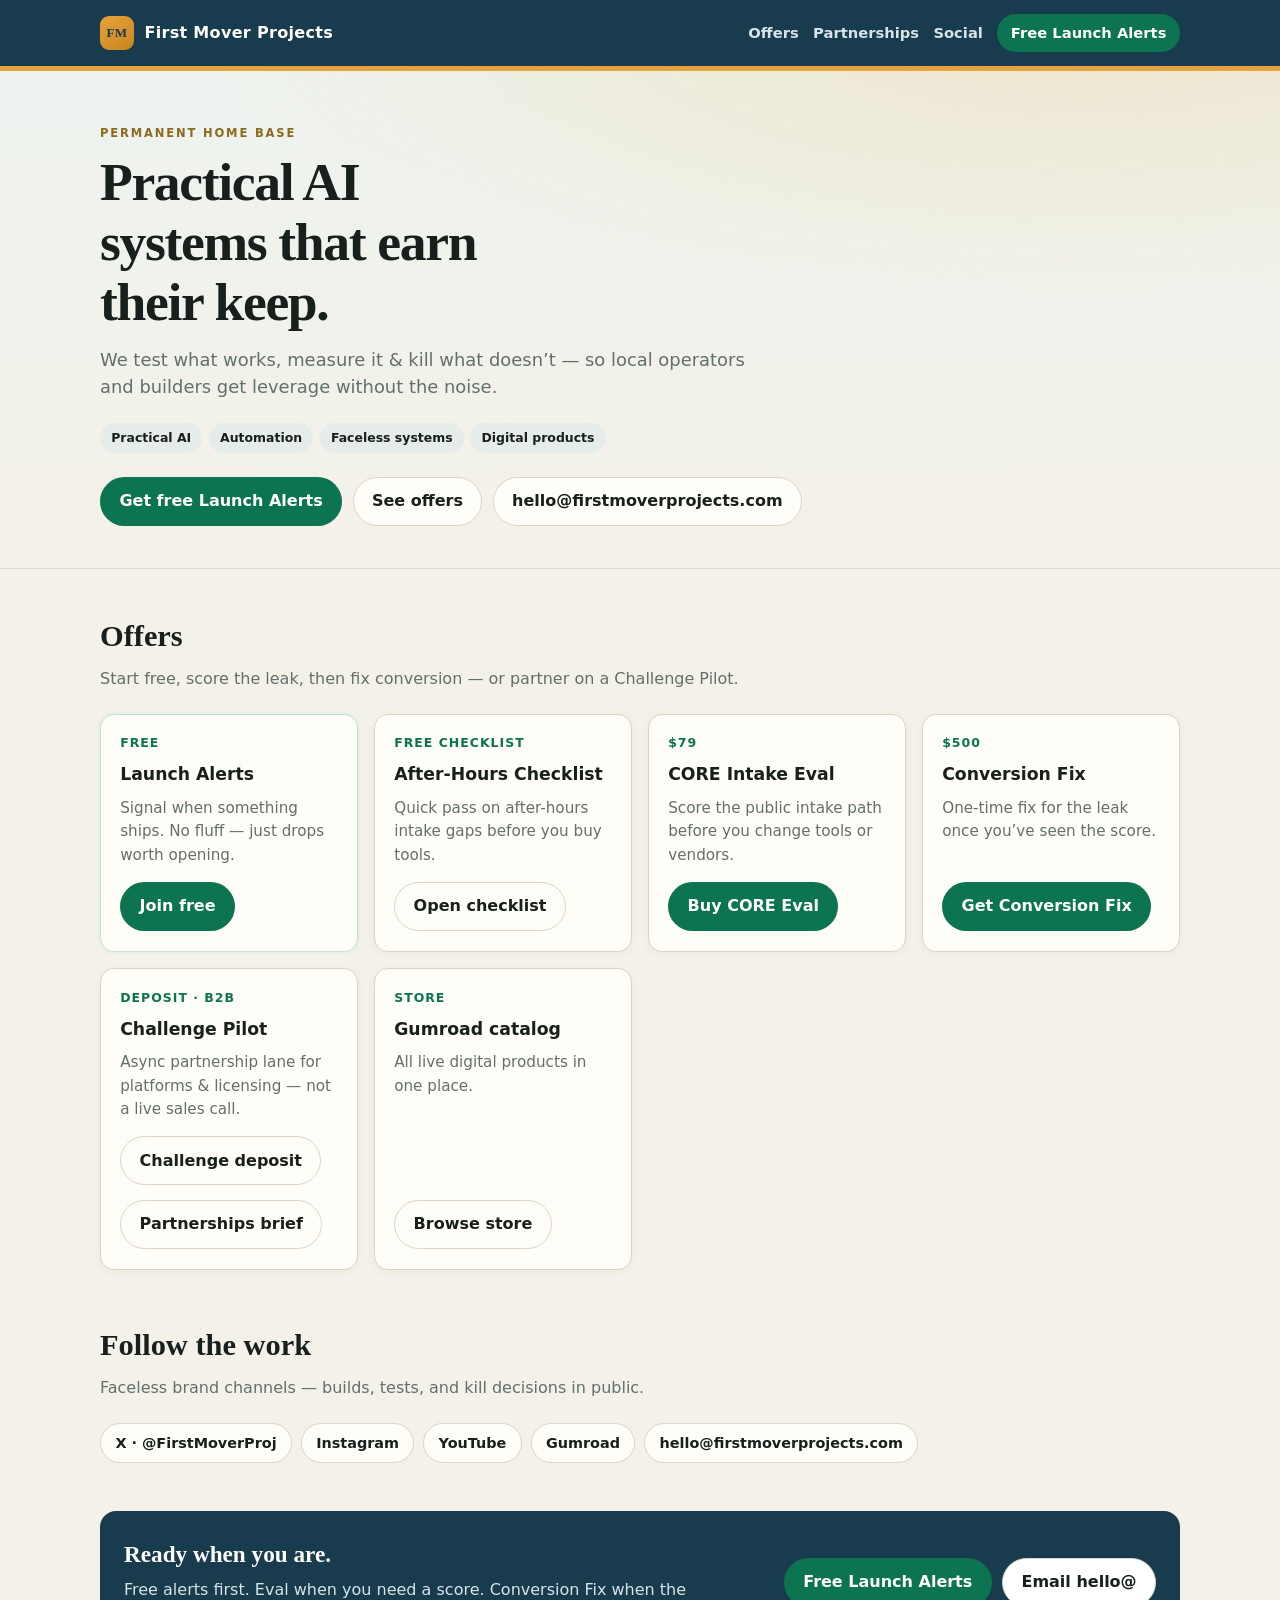
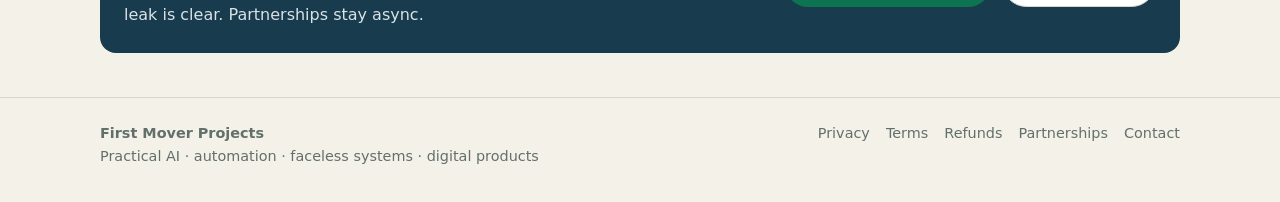
<file: index.html>
<!doctype html>
<html lang="en">
<head>
  <meta charset="utf-8">
  <meta name="viewport" content="width=device-width,initial-scale=1">
  <title>First Mover Projects — Practical AI, automation &amp; faceless systems</title>
  <meta name="description" content="Practical AI • automation • faceless systems • digital products. We test what works, measure it &amp; kill what doesn’t.">
  <meta name="theme-color" content="#183b4e">
  <link rel="canonical" href="https://firstmoverprojects.com/">
  <meta property="og:title" content="First Mover Projects">
  <meta property="og:description" content="Practical AI • automation • faceless systems • digital products. We test what works, measure it &amp; kill what doesn’t.">
  <meta property="og:type" content="website">
  <meta property="og:url" content="https://firstmoverprojects.com/">
  <meta name="twitter:card" content="summary">
  <link rel="stylesheet" href="styles.css">
</head>
<body>
  <header class="site-header">
    <div class="wrap bar">
      <a class="brand" href="/">
        <span class="brand-mark" aria-hidden="true">FM</span>
        <span>First Mover Projects</span>
      </a>
      <nav class="nav" aria-label="Primary">
        <a href="#offers">Offers</a>
        <a href="partnerships.html">Partnerships</a>
        <a href="#social">Social</a>
        <a class="cta" href="https://firstmoverprojects.gumroad.com/l/cevyxe">Free Launch Alerts</a>
      </nav>
    </div>
  </header>

  <main>
    <section class="hero">
      <div class="wrap">
        <p class="eyebrow">Permanent home base</p>
        <h1>Practical AI systems that earn their keep.</h1>
        <p class="lede">We test what works, measure it &amp; kill what doesn’t — so local operators and builders get leverage without the noise.</p>
        <div class="bio-line" aria-label="Focus areas">
          <span class="chip">Practical AI</span>
          <span class="chip">Automation</span>
          <span class="chip">Faceless systems</span>
          <span class="chip">Digital products</span>
        </div>
        <div class="actions">
          <a class="btn btn-primary" href="https://firstmoverprojects.gumroad.com/l/cevyxe">Get free Launch Alerts</a>
          <a class="btn btn-secondary" href="#offers">See offers</a>
          <a class="btn btn-secondary" href="mailto:hello@firstmoverprojects.com">hello@firstmoverprojects.com</a>
        </div>
      </div>
    </section>

    <section class="section" id="offers">
      <div class="wrap">
        <h2>Offers</h2>
        <p class="sub">Start free, score the leak, then fix conversion — or partner on a Challenge Pilot.</p>
        <div class="offer-grid">
          <article class="card featured">
            <div class="price">Free</div>
            <h3>Launch Alerts</h3>
            <p>Signal when something ships. No fluff — just drops worth opening.</p>
            <a class="btn btn-primary card-cta" href="https://firstmoverprojects.gumroad.com/l/cevyxe">Join free</a>
          </article>
          <article class="card">
            <div class="price">Free checklist</div>
            <h3>After-Hours Checklist</h3>
            <p>Quick pass on after-hours intake gaps before you buy tools.</p>
            <a class="btn btn-secondary card-cta" href="https://firstmoverprojects.github.io/hvac-intake-eval-workbench/after-hours-intake-checklist.html">Open checklist</a>
          </article>
          <article class="card">
            <div class="price">$79</div>
            <h3>CORE Intake Eval</h3>
            <p>Score the public intake path before you change tools or vendors.</p>
            <a class="btn btn-primary card-cta" href="https://firstmoverprojects.gumroad.com/l/ojfjyd">Buy CORE Eval</a>
          </article>
          <article class="card">
            <div class="price">$500</div>
            <h3>Conversion Fix</h3>
            <p>One-time fix for the leak once you’ve seen the score.</p>
            <a class="btn btn-primary card-cta" href="https://firstmoverprojects.gumroad.com/l/gqxatj">Get Conversion Fix</a>
          </article>
          <article class="card">
            <div class="price">Deposit · B2B</div>
            <h3>Challenge Pilot</h3>
            <p>Async partnership lane for platforms &amp; licensing — not a live sales call.</p>
            <a class="btn btn-secondary card-cta" href="https://firstmoverprojects.gumroad.com/l/lapzh">Challenge deposit</a>
            <a class="btn btn-secondary card-cta" href="partnerships.html">Partnerships brief</a>
          </article>
          <article class="card">
            <div class="price">Store</div>
            <h3>Gumroad catalog</h3>
            <p>All live digital products in one place.</p>
            <a class="btn btn-secondary card-cta" href="https://firstmoverprojects.gumroad.com">Browse store</a>
          </article>
        </div>
      </div>
    </section>

    <section class="section" id="social" style="padding-top:0.5rem">
      <div class="wrap">
        <h2>Follow the work</h2>
        <p class="sub">Faceless brand channels — builds, tests, and kill decisions in public.</p>
        <div class="social-row">
          <a href="https://x.com/FirstMoverProj" rel="noopener">X · @FirstMoverProj</a>
          <a href="https://www.instagram.com/firstmoverprojects/" rel="noopener">Instagram</a>
          <a href="https://www.youtube.com/@FirstMoverProjects" rel="noopener">YouTube</a>
          <a href="https://firstmoverprojects.gumroad.com" rel="noopener">Gumroad</a>
          <a href="mailto:hello@firstmoverprojects.com">hello@firstmoverprojects.com</a>
        </div>
      </div>
    </section>

    <section class="section" style="padding-top:0.25rem">
      <div class="wrap">
        <div class="cta-band">
          <div>
            <h2>Ready when you are.</h2>
            <p>Free alerts first. Eval when you need a score. Conversion Fix when the leak is clear. Partnerships stay async.</p>
          </div>
          <div class="actions">
            <a class="btn btn-primary" href="https://firstmoverprojects.gumroad.com/l/cevyxe">Free Launch Alerts</a>
            <a class="btn btn-secondary" href="mailto:hello@firstmoverprojects.com" style="background:#fff">Email hello@</a>
          </div>
        </div>
      </div>
    </section>
  </main>

  <footer class="site-footer">
    <div class="wrap cols">
      <div>
        <strong>First Mover Projects</strong><br>
        Practical AI · automation · faceless systems · digital products
      </div>
      <nav aria-label="Legal">
        <a href="privacy.html">Privacy</a>
        <a href="terms.html">Terms</a>
        <a href="refund-policy.html">Refunds</a>
        <a href="partnerships.html">Partnerships</a>
        <a href="mailto:hello@firstmoverprojects.com">Contact</a>
      </nav>
    </div>
  </footer>
</body>
</html>
</file>
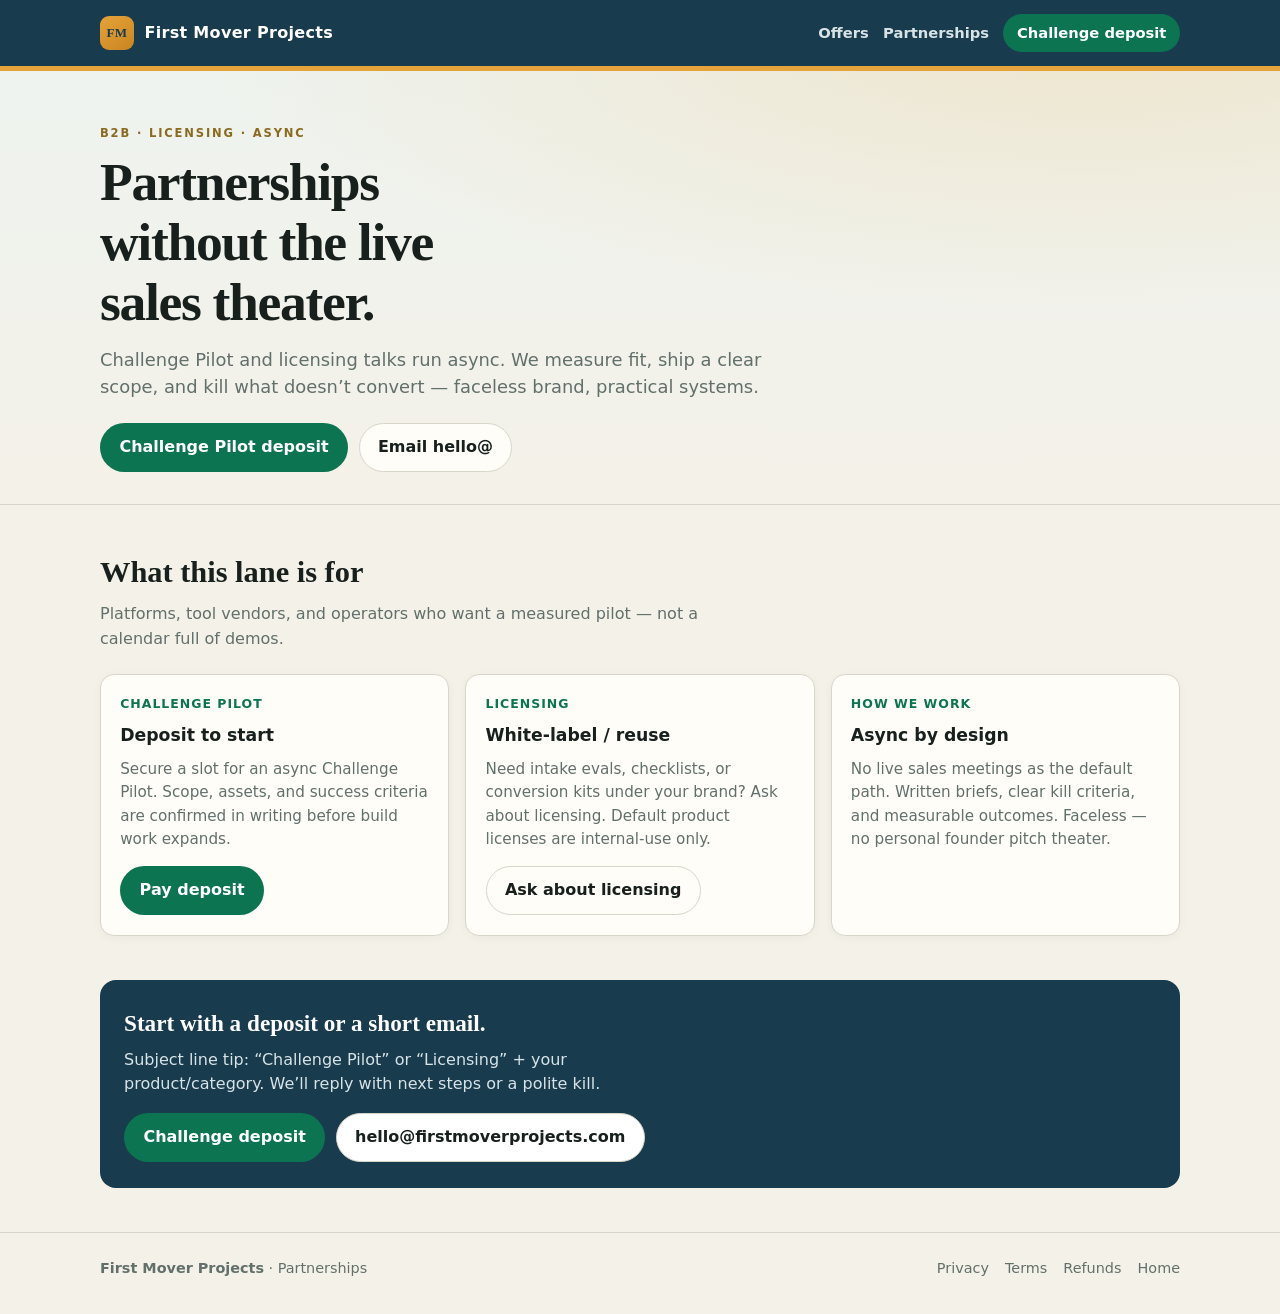
<file: partnerships.html>
<!doctype html>
<html lang="en">
<head>
  <meta charset="utf-8">
  <meta name="viewport" content="width=device-width,initial-scale=1">
  <title>Partnerships &amp; Challenge Pilot — First Mover Projects</title>
  <meta name="description" content="Async B2B partnerships, licensing, and Challenge Pilot with First Mover Projects.">
  <link rel="canonical" href="https://firstmoverprojects.com/partnerships.html">
  <link rel="stylesheet" href="styles.css">
</head>
<body>
  <header class="site-header">
    <div class="wrap bar">
      <a class="brand" href="/"><span class="brand-mark" aria-hidden="true">FM</span><span>First Mover Projects</span></a>
      <nav class="nav" aria-label="Primary">
        <a href="/#offers">Offers</a>
        <a href="partnerships.html">Partnerships</a>
        <a class="cta" href="https://firstmoverprojects.gumroad.com/l/lapzh">Challenge deposit</a>
      </nav>
    </div>
  </header>

  <main>
    <section class="hero" style="padding-bottom:2rem">
      <div class="wrap">
        <p class="eyebrow">B2B · Licensing · Async</p>
        <h1>Partnerships without the live sales theater.</h1>
        <p class="lede">Challenge Pilot and licensing talks run async. We measure fit, ship a clear scope, and kill what doesn’t convert — faceless brand, practical systems.</p>
        <div class="actions">
          <a class="btn btn-primary" href="https://firstmoverprojects.gumroad.com/l/lapzh">Challenge Pilot deposit</a>
          <a class="btn btn-secondary" href="mailto:hello@firstmoverprojects.com?subject=Partnership%20/%20Challenge%20Pilot">Email hello@</a>
        </div>
      </div>
    </section>

    <section class="section">
      <div class="wrap">
        <h2>What this lane is for</h2>
        <p class="sub">Platforms, tool vendors, and operators who want a measured pilot — not a calendar full of demos.</p>
        <div class="offer-grid">
          <article class="card">
            <div class="price">Challenge Pilot</div>
            <h3>Deposit to start</h3>
            <p>Secure a slot for an async Challenge Pilot. Scope, assets, and success criteria are confirmed in writing before build work expands.</p>
            <a class="btn btn-primary card-cta" href="https://firstmoverprojects.gumroad.com/l/lapzh">Pay deposit</a>
          </article>
          <article class="card">
            <div class="price">Licensing</div>
            <h3>White-label / reuse</h3>
            <p>Need intake evals, checklists, or conversion kits under your brand? Ask about licensing. Default product licenses are internal-use only.</p>
            <a class="btn btn-secondary card-cta" href="mailto:hello@firstmoverprojects.com?subject=Licensing%20inquiry">Ask about licensing</a>
          </article>
          <article class="card">
            <div class="price">How we work</div>
            <h3>Async by design</h3>
            <p>No live sales meetings as the default path. Written briefs, clear kill criteria, and measurable outcomes. Faceless — no personal founder pitch theater.</p>
          </article>
        </div>
      </div>
    </section>

    <section class="section" style="padding-top:0">
      <div class="wrap">
        <div class="cta-band">
          <div>
            <h2>Start with a deposit or a short email.</h2>
            <p>Subject line tip: “Challenge Pilot” or “Licensing” + your product/category. We’ll reply with next steps or a polite kill.</p>
          </div>
          <div class="actions">
            <a class="btn btn-primary" href="https://firstmoverprojects.gumroad.com/l/lapzh">Challenge deposit</a>
            <a class="btn btn-secondary" href="mailto:hello@firstmoverprojects.com" style="background:#fff">hello@firstmoverprojects.com</a>
          </div>
        </div>
      </div>
    </section>
  </main>

  <footer class="site-footer">
    <div class="wrap cols">
      <div><strong>First Mover Projects</strong> · Partnerships</div>
      <nav aria-label="Legal">
        <a href="privacy.html">Privacy</a>
        <a href="terms.html">Terms</a>
        <a href="refund.html">Refunds</a>
        <a href="/">Home</a>
      </nav>
    </div>
  </footer>
</body>
</html>
</file>
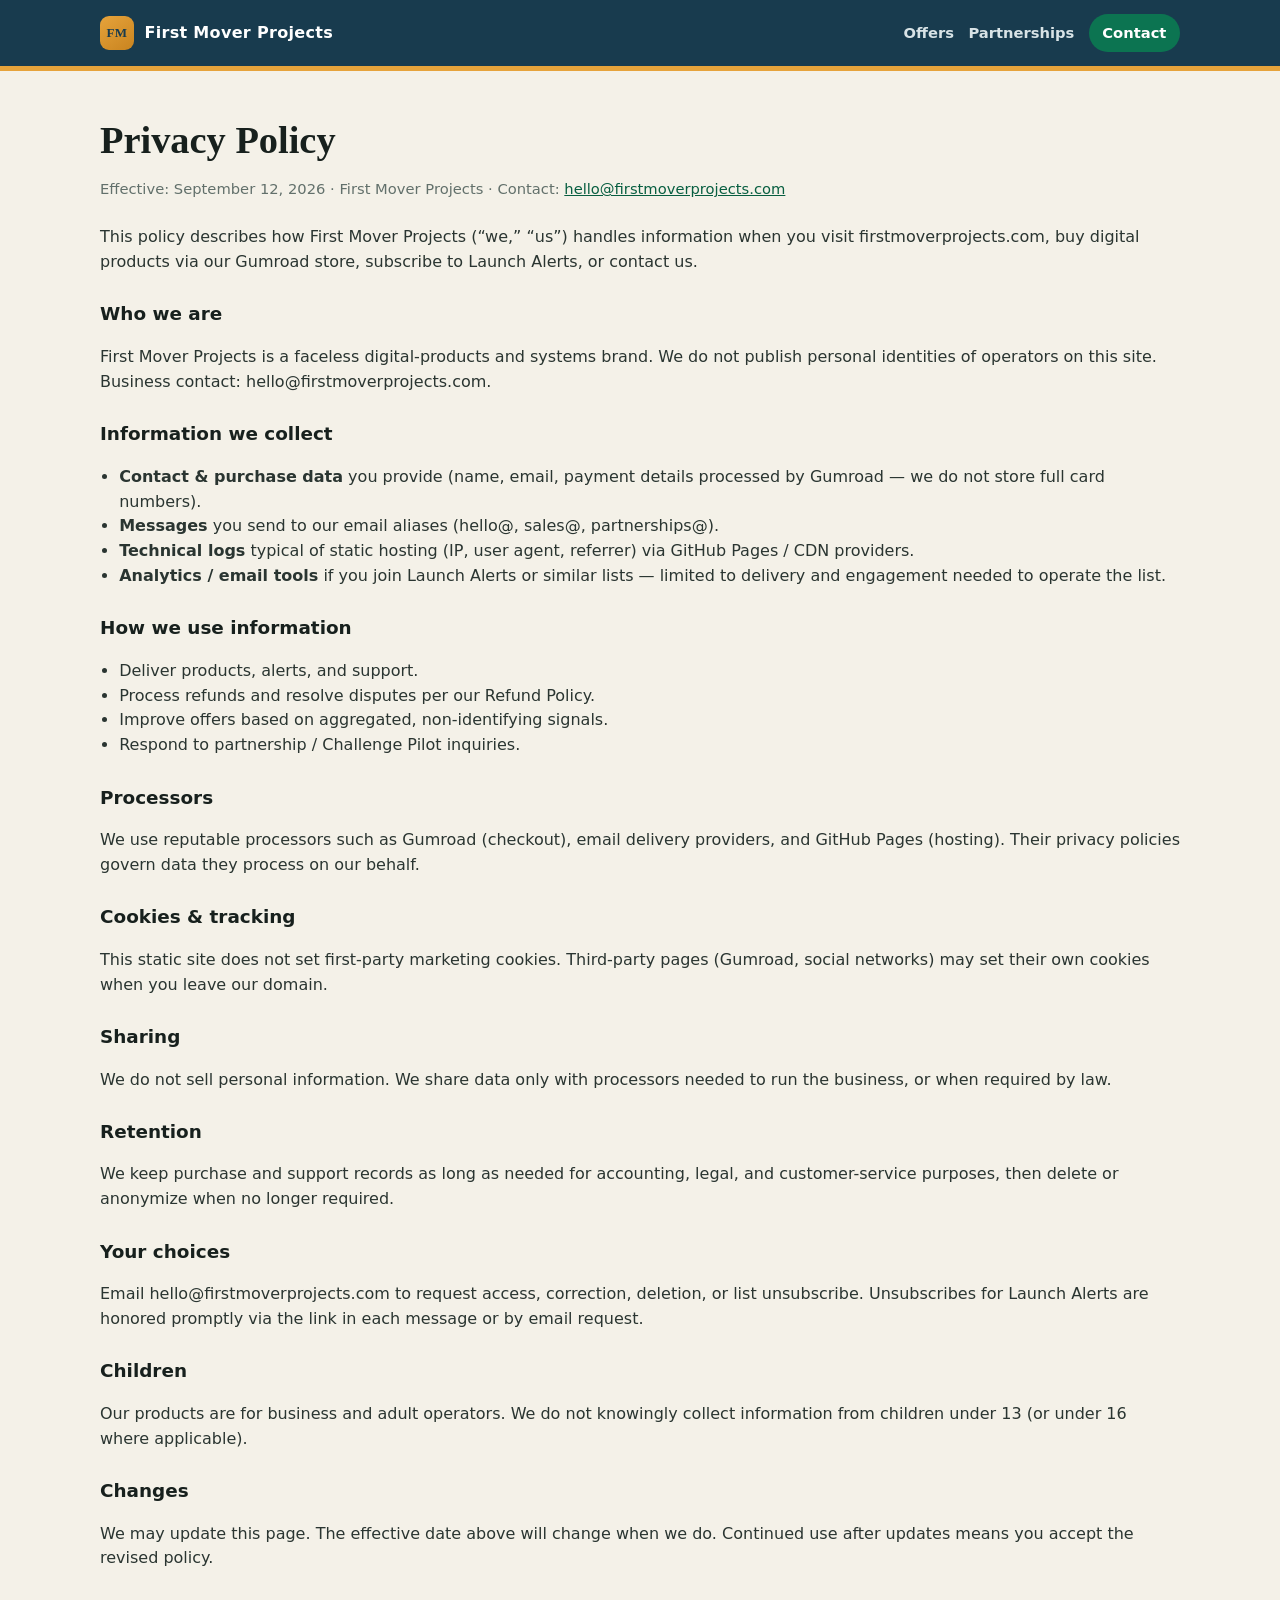
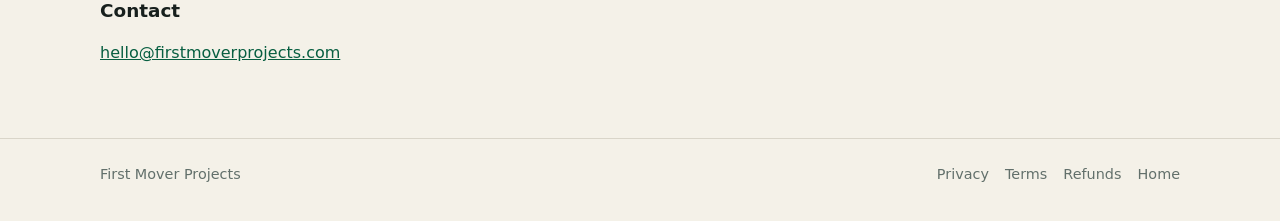
<file: privacy.html>
<!doctype html>
<html lang="en">
<head>
  <meta charset="utf-8">
  <meta name="viewport" content="width=device-width,initial-scale=1">
  <title>Privacy Policy — First Mover Projects</title>
  <meta name="description" content="Privacy Policy for First Mover Projects digital products and website.">
  <link rel="canonical" href="https://firstmoverprojects.com/privacy.html">
  <link rel="stylesheet" href="styles.css">
</head>
<body>
  <header class="site-header">
    <div class="wrap bar">
      <a class="brand" href="/"><span class="brand-mark" aria-hidden="true">FM</span><span>First Mover Projects</span></a>
      <nav class="nav" aria-label="Primary">
        <a href="/#offers">Offers</a>
        <a href="partnerships.html">Partnerships</a>
        <a class="cta" href="mailto:hello@firstmoverprojects.com">Contact</a>
      </nav>
    </div>
  </header>
  <main class="legal wrap">
    <h1>Privacy Policy</h1>
    <p class="meta">Effective: September 12, 2026 · First Mover Projects · Contact: <a href="mailto:hello@firstmoverprojects.com">hello@firstmoverprojects.com</a></p>

    <p>This policy describes how First Mover Projects (“we,” “us”) handles information when you visit firstmoverprojects.com, buy digital products via our Gumroad store, subscribe to Launch Alerts, or contact us.</p>

    <h2>Who we are</h2>
    <p>First Mover Projects is a faceless digital-products and systems brand. We do not publish personal identities of operators on this site. Business contact: hello@firstmoverprojects.com.</p>
    
    <h2>Information we collect</h2>
    <ul>
      <li><strong>Contact &amp; purchase data</strong> you provide (name, email, payment details processed by Gumroad — we do not store full card numbers).</li>
      <li><strong>Messages</strong> you send to our email aliases (hello@, sales@, partnerships@).</li>
      <li><strong>Technical logs</strong> typical of static hosting (IP, user agent, referrer) via GitHub Pages / CDN providers.</li>
      <li><strong>Analytics / email tools</strong> if you join Launch Alerts or similar lists — limited to delivery and engagement needed to operate the list.</li>
    </ul>

    <h2>How we use information</h2>
    <ul>
      <li>Deliver products, alerts, and support.</li>
      <li>Process refunds and resolve disputes per our Refund Policy.</li>
      <li>Improve offers based on aggregated, non-identifying signals.</li>
      <li>Respond to partnership / Challenge Pilot inquiries.</li>
    </ul>

    <h2>Processors</h2>
    <p>We use reputable processors such as Gumroad (checkout), email delivery providers, and GitHub Pages (hosting). Their privacy policies govern data they process on our behalf.</p>

    <h2>Cookies &amp; tracking</h2>
    <p>This static site does not set first-party marketing cookies. Third-party pages (Gumroad, social networks) may set their own cookies when you leave our domain.</p>

    <h2>Sharing</h2>
    <p>We do not sell personal information. We share data only with processors needed to run the business, or when required by law.</p>

    <h2>Retention</h2>
    <p>We keep purchase and support records as long as needed for accounting, legal, and customer-service purposes, then delete or anonymize when no longer required.</p>

    <h2>Your choices</h2>
    <p>Email hello@firstmoverprojects.com to request access, correction, deletion, or list unsubscribe. Unsubscribes for Launch Alerts are honored promptly via the link in each message or by email request.</p>

    <h2>Children</h2>
    <p>Our products are for business and adult operators. We do not knowingly collect information from children under 13 (or under 16 where applicable).</p>

    <h2>Changes</h2>
    <p>We may update this page. The effective date above will change when we do. Continued use after updates means you accept the revised policy.</p>

    <h2>Contact</h2>
    <p><a href="mailto:hello@firstmoverprojects.com">hello@firstmoverprojects.com</a></p>
  </main>
  <footer class="site-footer"><div class="wrap cols"><div>First Mover Projects</div><nav aria-label="Legal"><a href="privacy.html">Privacy</a><a href="terms.html">Terms</a><a href="refund-policy.html">Refunds</a><a href="/">Home</a></nav></div></footer>
</body>
</html>
</file>
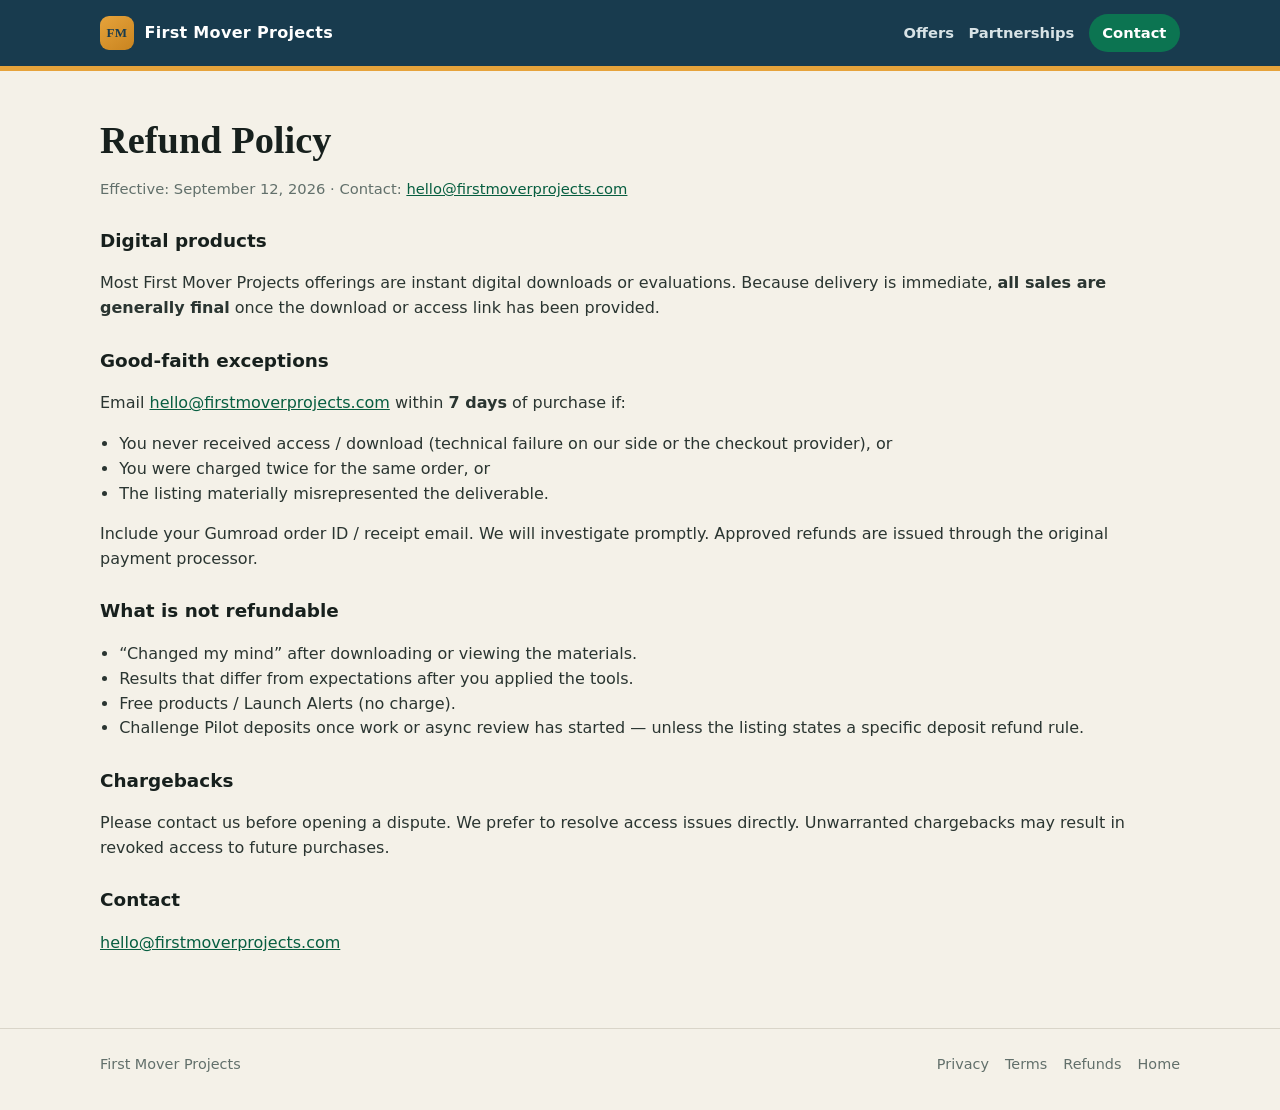
<file: refund-policy.html>
<!doctype html>
<html lang="en">
<head>
  <meta charset="utf-8">
  <meta name="viewport" content="width=device-width,initial-scale=1">
  <title>Refund Policy — First Mover Projects</title>
  <meta name="description" content="Refund Policy for First Mover Projects digital products.">
  <link rel="canonical" href="https://firstmoverprojects.com/refund-policy.html">
  <link rel="stylesheet" href="styles.css">
</head>
<body>
  <header class="site-header">
    <div class="wrap bar">
      <a class="brand" href="/"><span class="brand-mark" aria-hidden="true">FM</span><span>First Mover Projects</span></a>
      <nav class="nav" aria-label="Primary">
        <a href="/#offers">Offers</a>
        <a href="partnerships.html">Partnerships</a>
        <a class="cta" href="mailto:hello@firstmoverprojects.com">Contact</a>
      </nav>
    </div>
  </header>
  <main class="legal wrap">
    <h1>Refund Policy</h1>
    <p class="meta">Effective: September 12, 2026 · Contact: <a href="mailto:hello@firstmoverprojects.com">hello@firstmoverprojects.com</a></p>

    <h2>Digital products</h2>
    <p>Most First Mover Projects offerings are instant digital downloads or evaluations. Because delivery is immediate, <strong>all sales are generally final</strong> once the download or access link has been provided.</p>

    <h2>Good-faith exceptions</h2>
    <p>Email <a href="mailto:hello@firstmoverprojects.com">hello@firstmoverprojects.com</a> within <strong>7 days</strong> of purchase if:</p>
    <ul>
      <li>You never received access / download (technical failure on our side or the checkout provider), or</li>
      <li>You were charged twice for the same order, or</li>
      <li>The listing materially misrepresented the deliverable.</li>
    </ul>
    <p>Include your Gumroad order ID / receipt email. We will investigate promptly. Approved refunds are issued through the original payment processor.</p>

    <h2>What is not refundable</h2>
    <ul>
      <li>“Changed my mind” after downloading or viewing the materials.</li>
      <li>Results that differ from expectations after you applied the tools.</li>
      <li>Free products / Launch Alerts (no charge).</li>
      <li>Challenge Pilot deposits once work or async review has started — unless the listing states a specific deposit refund rule.</li>
    </ul>

    <h2>Chargebacks</h2>
    <p>Please contact us before opening a dispute. We prefer to resolve access issues directly. Unwarranted chargebacks may result in revoked access to future purchases.</p>

    <h2>Contact</h2>
    <p><a href="mailto:hello@firstmoverprojects.com">hello@firstmoverprojects.com</a></p>
  </main>
  <footer class="site-footer"><div class="wrap cols"><div>First Mover Projects</div><nav aria-label="Legal"><a href="privacy.html">Privacy</a><a href="terms.html">Terms</a><a href="refund-policy.html">Refunds</a><a href="/">Home</a></nav></div></footer>
</body>
</html>
</file>
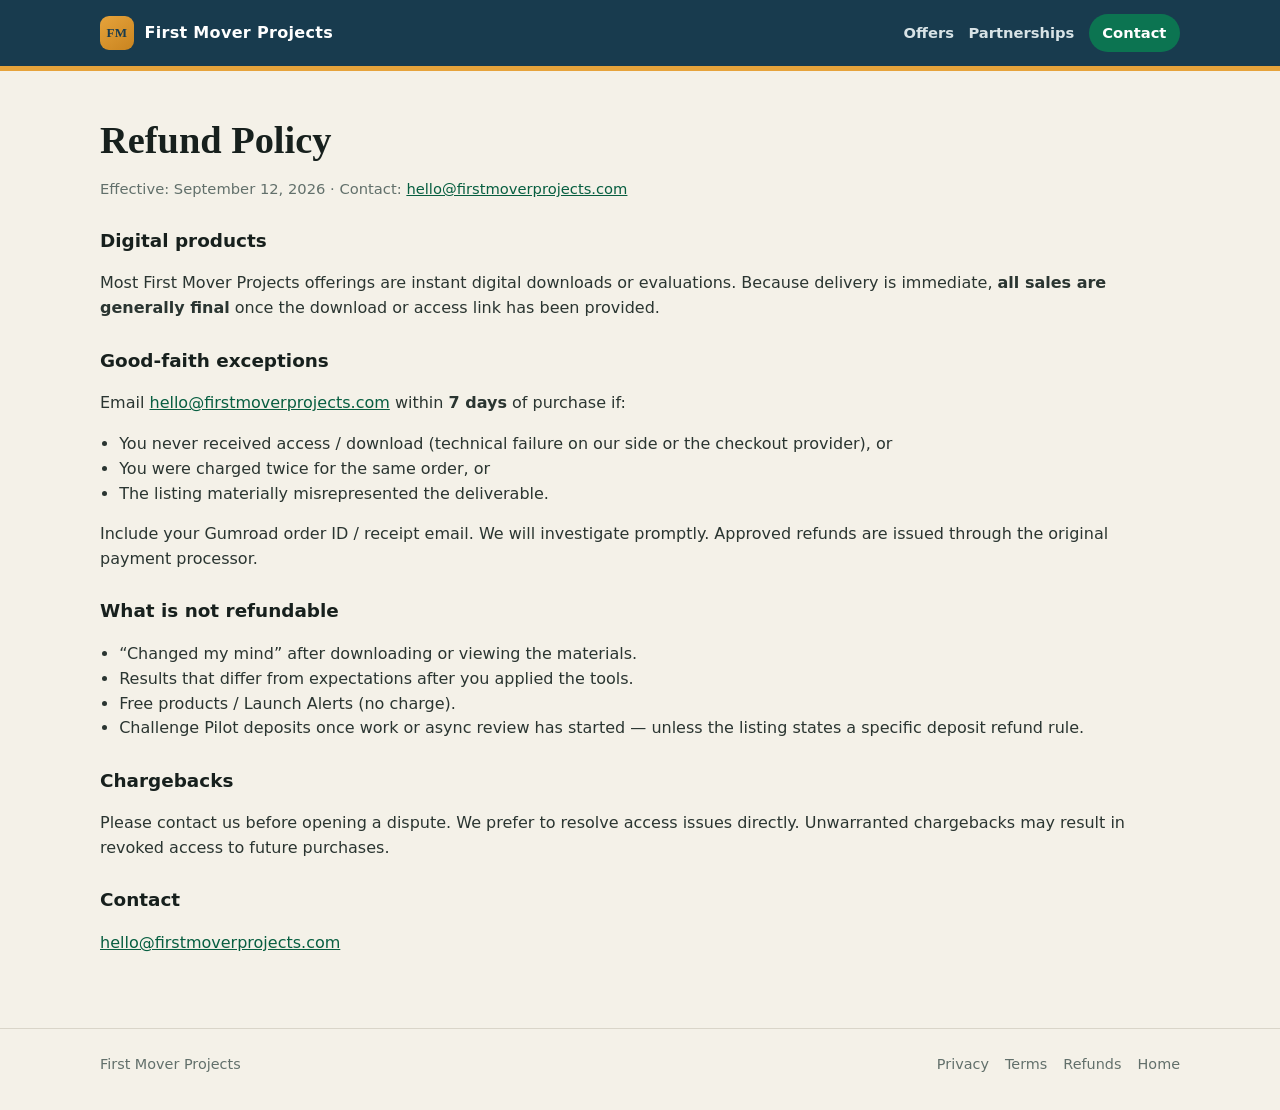
<file: refund.html>
<!doctype html>
<html lang="en">
<head>
  <meta charset="utf-8">
  <meta name="viewport" content="width=device-width,initial-scale=1">
  <title>Refund Policy — First Mover Projects</title>
  <meta name="description" content="Refund Policy for First Mover Projects digital products.">
  <link rel="canonical" href="https://firstmoverprojects.com/refund.html">
  <link rel="stylesheet" href="styles.css">
</head>
<body>
  <header class="site-header">
    <div class="wrap bar">
      <a class="brand" href="/"><span class="brand-mark" aria-hidden="true">FM</span><span>First Mover Projects</span></a>
      <nav class="nav" aria-label="Primary">
        <a href="/#offers">Offers</a>
        <a href="partnerships.html">Partnerships</a>
        <a class="cta" href="mailto:hello@firstmoverprojects.com">Contact</a>
      </nav>
    </div>
  </header>
  <main class="legal wrap">
    <h1>Refund Policy</h1>
    <p class="meta">Effective: September 12, 2026 · Contact: <a href="mailto:hello@firstmoverprojects.com">hello@firstmoverprojects.com</a></p>

    <h2>Digital products</h2>
    <p>Most First Mover Projects offerings are instant digital downloads or evaluations. Because delivery is immediate, <strong>all sales are generally final</strong> once the download or access link has been provided.</p>

    <h2>Good-faith exceptions</h2>
    <p>Email <a href="mailto:hello@firstmoverprojects.com">hello@firstmoverprojects.com</a> within <strong>7 days</strong> of purchase if:</p>
    <ul>
      <li>You never received access / download (technical failure on our side or the checkout provider), or</li>
      <li>You were charged twice for the same order, or</li>
      <li>The listing materially misrepresented the deliverable.</li>
    </ul>
    <p>Include your Gumroad order ID / receipt email. We will investigate promptly. Approved refunds are issued through the original payment processor.</p>

    <h2>What is not refundable</h2>
    <ul>
      <li>“Changed my mind” after downloading or viewing the materials.</li>
      <li>Results that differ from expectations after you applied the tools.</li>
      <li>Free products / Launch Alerts (no charge).</li>
      <li>Challenge Pilot deposits once work or async review has started — unless the listing states a specific deposit refund rule.</li>
    </ul>

    <h2>Chargebacks</h2>
    <p>Please contact us before opening a dispute. We prefer to resolve access issues directly. Unwarranted chargebacks may result in revoked access to future purchases.</p>

    <h2>Contact</h2>
    <p><a href="mailto:hello@firstmoverprojects.com">hello@firstmoverprojects.com</a></p>
  </main>
  <footer class="site-footer"><div class="wrap cols"><div>First Mover Projects</div><nav aria-label="Legal"><a href="privacy.html">Privacy</a><a href="terms.html">Terms</a><a href="refund-policy.html">Refunds</a><a href="/">Home</a></nav></div></footer>
</body>
</html>
</file>
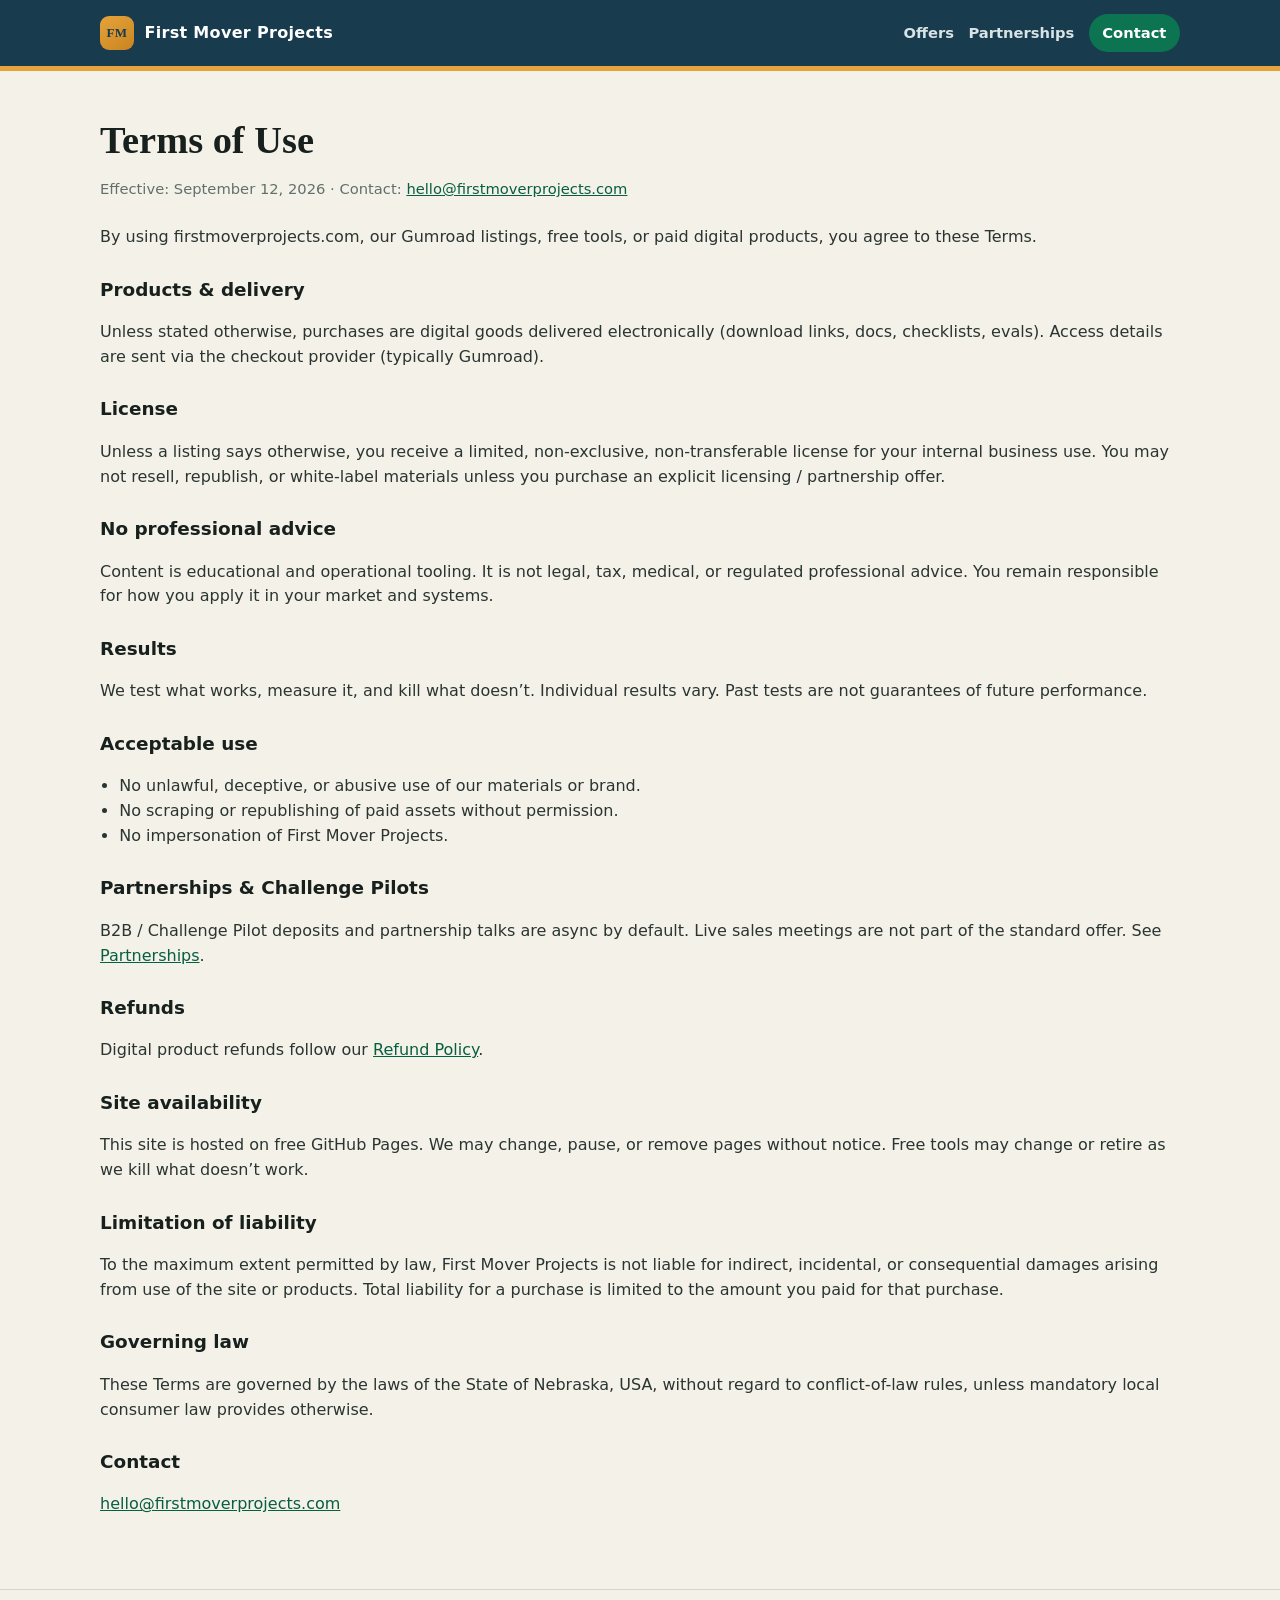
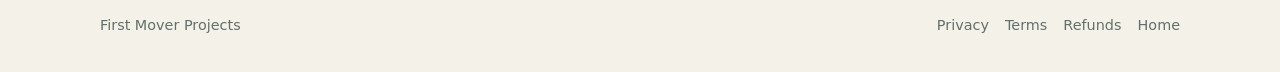
<file: terms.html>
<!doctype html>
<html lang="en">
<head>
  <meta charset="utf-8">
  <meta name="viewport" content="width=device-width,initial-scale=1">
  <title>Terms of Use — First Mover Projects</title>
  <meta name="description" content="Terms of Use for First Mover Projects website and digital products.">
  <link rel="canonical" href="https://firstmoverprojects.com/terms.html">
  <link rel="stylesheet" href="styles.css">
</head>
<body>
  <header class="site-header">
    <div class="wrap bar">
      <a class="brand" href="/"><span class="brand-mark" aria-hidden="true">FM</span><span>First Mover Projects</span></a>
      <nav class="nav" aria-label="Primary">
        <a href="/#offers">Offers</a>
        <a href="partnerships.html">Partnerships</a>
        <a class="cta" href="mailto:hello@firstmoverprojects.com">Contact</a>
      </nav>
    </div>
  </header>
  <main class="legal wrap">
    <h1>Terms of Use</h1>
    <p class="meta">Effective: September 12, 2026 · Contact: <a href="mailto:hello@firstmoverprojects.com">hello@firstmoverprojects.com</a></p>

    <p>By using firstmoverprojects.com, our Gumroad listings, free tools, or paid digital products, you agree to these Terms.</p>

    <h2>Products &amp; delivery</h2>
    <p>Unless stated otherwise, purchases are digital goods delivered electronically (download links, docs, checklists, evals). Access details are sent via the checkout provider (typically Gumroad).</p>

    <h2>License</h2>
    <p>Unless a listing says otherwise, you receive a limited, non-exclusive, non-transferable license for your internal business use. You may not resell, republish, or white-label materials unless you purchase an explicit licensing / partnership offer.</p>

    <h2>No professional advice</h2>
    <p>Content is educational and operational tooling. It is not legal, tax, medical, or regulated professional advice. You remain responsible for how you apply it in your market and systems.</p>

    <h2>Results</h2>
    <p>We test what works, measure it, and kill what doesn’t. Individual results vary. Past tests are not guarantees of future performance.</p>

    <h2>Acceptable use</h2>
    <ul>
      <li>No unlawful, deceptive, or abusive use of our materials or brand.</li>
      <li>No scraping or republishing of paid assets without permission.</li>
      <li>No impersonation of First Mover Projects.</li>
    </ul>

    <h2>Partnerships &amp; Challenge Pilots</h2>
    <p>B2B / Challenge Pilot deposits and partnership talks are async by default. Live sales meetings are not part of the standard offer. See <a href="partnerships.html">Partnerships</a>.</p>

    <h2>Refunds</h2>
    <p>Digital product refunds follow our <a href="refund-policy.html">Refund Policy</a>.</p>

    <h2>Site availability</h2>
    <p>This site is hosted on free GitHub Pages. We may change, pause, or remove pages without notice. Free tools may change or retire as we kill what doesn’t work.</p>

    <h2>Limitation of liability</h2>
    <p>To the maximum extent permitted by law, First Mover Projects is not liable for indirect, incidental, or consequential damages arising from use of the site or products. Total liability for a purchase is limited to the amount you paid for that purchase.</p>

    <h2>Governing law</h2>
    <p>These Terms are governed by the laws of the State of Nebraska, USA, without regard to conflict-of-law rules, unless mandatory local consumer law provides otherwise.</p>

    <h2>Contact</h2>
    <p><a href="mailto:hello@firstmoverprojects.com">hello@firstmoverprojects.com</a></p>
  </main>
  <footer class="site-footer"><div class="wrap cols"><div>First Mover Projects</div><nav aria-label="Legal"><a href="privacy.html">Privacy</a><a href="terms.html">Terms</a><a href="refund-policy.html">Refunds</a><a href="/">Home</a></nav></div></footer>
</body>
</html>
</file>
<file: styles.css>
:root {
  --ink: #17201d;
  --muted: #62706b;
  --paper: #f4f1e8;
  --panel: #fffdf8;
  --line: #d9d5c9;
  --green: #0c7451;
  --green-dark: #075e40;
  --amber: #e6a33b;
  --navy: #183b4e;
  --red: #a13f35;
}
* { box-sizing: border-box; }
html { scroll-behavior: smooth; }
body {
  margin: 0;
  background: var(--paper);
  color: var(--ink);
  font: 16px/1.55 ui-sans-serif, system-ui, -apple-system, Segoe UI, sans-serif;
}
a { color: var(--green-dark); }
a:hover { color: var(--green); }
.wrap { width: min(1080px, calc(100% - 2.5rem)); margin-inline: auto; }
.site-header {
  background: var(--navy);
  color: #fff;
  border-bottom: 5px solid var(--amber);
  position: sticky;
  top: 0;
  z-index: 20;
}
.site-header .bar {
  display: flex;
  align-items: center;
  justify-content: space-between;
  gap: 1rem;
  padding: 0.9rem 0;
}
.brand {
  display: flex;
  align-items: center;
  gap: 0.65rem;
  color: #fff;
  text-decoration: none;
  font-weight: 800;
  letter-spacing: 0.02em;
}
.brand-mark {
  width: 34px; height: 34px;
  border-radius: 9px;
  background: linear-gradient(145deg, var(--amber), #c9841f);
  display: grid; place-items: center;
  color: var(--navy);
  font: 800 13px/1 Georgia, serif;
}
.nav { display: flex; flex-wrap: wrap; gap: 0.35rem 0.9rem; align-items: center; }
.nav a {
  color: #d8e3e6;
  text-decoration: none;
  font-size: 0.92rem;
  font-weight: 650;
}
.nav a:hover { color: #fff; }
.nav .cta {
  background: var(--green);
  color: #fff !important;
  padding: 0.45rem 0.85rem;
  border-radius: 999px;
}
.hero {
  padding: 3.4rem 0 2.6rem;
  background:
    radial-gradient(900px 280px at 85% -10%, #efbc6740, transparent),
    linear-gradient(180deg, #eef3ef, var(--paper));
  border-bottom: 1px solid var(--line);
}
.eyebrow {
  font-size: 0.72rem;
  letter-spacing: 0.16em;
  font-weight: 800;
  text-transform: uppercase;
  color: #8a6a1f;
  margin: 0 0 0.55rem;
}
.hero h1 {
  font-family: Georgia, "Times New Roman", serif;
  font-size: clamp(2rem, 5vw, 3.35rem);
  line-height: 1.12;
  letter-spacing: -0.025em;
  margin: 0 0 0.85rem;
  max-width: 16ch;
}
.lede {
  font-size: 1.12rem;
  color: var(--muted);
  max-width: 42rem;
  margin: 0 0 1.35rem;
}
.bio-line {
  display: inline-flex;
  flex-wrap: wrap;
  gap: 0.4rem;
  margin: 0 0 1.5rem;
}
.chip {
  border-radius: 999px;
  padding: 0.35rem 0.7rem;
  font-size: 0.78rem;
  font-weight: 750;
  background: #e6ece9;
  color: var(--ink);
}
.actions { display: flex; flex-wrap: wrap; gap: 0.65rem; }
.btn {
  display: inline-flex;
  align-items: center;
  justify-content: center;
  gap: 0.4rem;
  border-radius: 999px;
  padding: 0.7rem 1.15rem;
  font-weight: 750;
  text-decoration: none;
  border: 1px solid transparent;
}
.btn-primary { background: var(--green); color: #fff; }
.btn-primary:hover { background: var(--green-dark); color: #fff; }
.btn-secondary {
  background: var(--panel);
  color: var(--ink);
  border-color: var(--line);
}
.btn-secondary:hover { border-color: var(--green); color: var(--green-dark); }
.section { padding: 2.75rem 0; }
.section h2 {
  font-family: Georgia, serif;
  font-size: clamp(1.45rem, 3vw, 1.9rem);
  margin: 0 0 0.4rem;
}
.section .sub {
  color: var(--muted);
  margin: 0 0 1.4rem;
  max-width: 40rem;
}
.offer-grid {
  display: grid;
  grid-template-columns: repeat(auto-fit, minmax(240px, 1fr));
  gap: 1rem;
}
.card {
  background: var(--panel);
  border: 1px solid var(--line);
  border-radius: 14px;
  padding: 1.15rem 1.2rem 1.25rem;
  box-shadow: 0 2px 8px #1731240b;
  display: flex;
  flex-direction: column;
  gap: 0.55rem;
}
.card .price {
  font-size: 0.78rem;
  font-weight: 800;
  letter-spacing: 0.08em;
  text-transform: uppercase;
  color: var(--green);
}
.card h3 { margin: 0; font-size: 1.08rem; }
.card p { margin: 0; color: var(--muted); flex: 1; font-size: 0.95rem; }
.card .card-cta { margin-top: 0.35rem; align-self: start; }
.card.featured { border-color: #c9dfd4; box-shadow: 0 0 0 2px #c8f0dd55; }
.social-row {
  display: flex;
  flex-wrap: wrap;
  gap: 0.55rem;
}
.social-row a {
  text-decoration: none;
  background: var(--panel);
  border: 1px solid var(--line);
  border-radius: 999px;
  padding: 0.5rem 0.9rem;
  color: var(--ink);
  font-weight: 700;
  font-size: 0.9rem;
}
.social-row a:hover { border-color: var(--green); color: var(--green-dark); }
.cta-band {
  background: var(--navy);
  color: #fff;
  border-radius: 16px;
  padding: 1.6rem 1.5rem;
  display: flex;
  flex-wrap: wrap;
  gap: 1rem;
  align-items: center;
  justify-content: space-between;
}
.cta-band h2 { margin: 0 0 0.35rem; color: #fff; font-family: Georgia, serif; font-size: 1.45rem; }
.cta-band p { margin: 0; color: #d8e3e6; max-width: 36rem; }
.legal {
  padding: 2.5rem 0 3.5rem;
}
.legal h1 {
  font-family: Georgia, serif;
  font-size: clamp(1.8rem, 4vw, 2.4rem);
  margin: 0 0 0.5rem;
}
.legal .meta { color: var(--muted); margin: 0 0 1.5rem; font-size: 0.92rem; }
.legal h2 { margin: 1.6rem 0 0.45rem; font-size: 1.15rem; }
.legal p, .legal li { color: #2a3531; }
.legal ul { padding-left: 1.2rem; }
.site-footer {
  border-top: 1px solid var(--line);
  padding: 1.5rem 0 2.2rem;
  color: var(--muted);
  font-size: 0.9rem;
}
.site-footer .cols {
  display: flex;
  flex-wrap: wrap;
  gap: 1rem 2rem;
  justify-content: space-between;
}
.site-footer nav { display: flex; flex-wrap: wrap; gap: 0.75rem 1rem; }
.site-footer a { color: var(--muted); text-decoration: none; }
.site-footer a:hover { color: var(--green-dark); }
@media (max-width: 640px) {
  .site-header .bar { flex-direction: column; align-items: flex-start; }
  .hero { padding-top: 2.4rem; }
}
</file>
